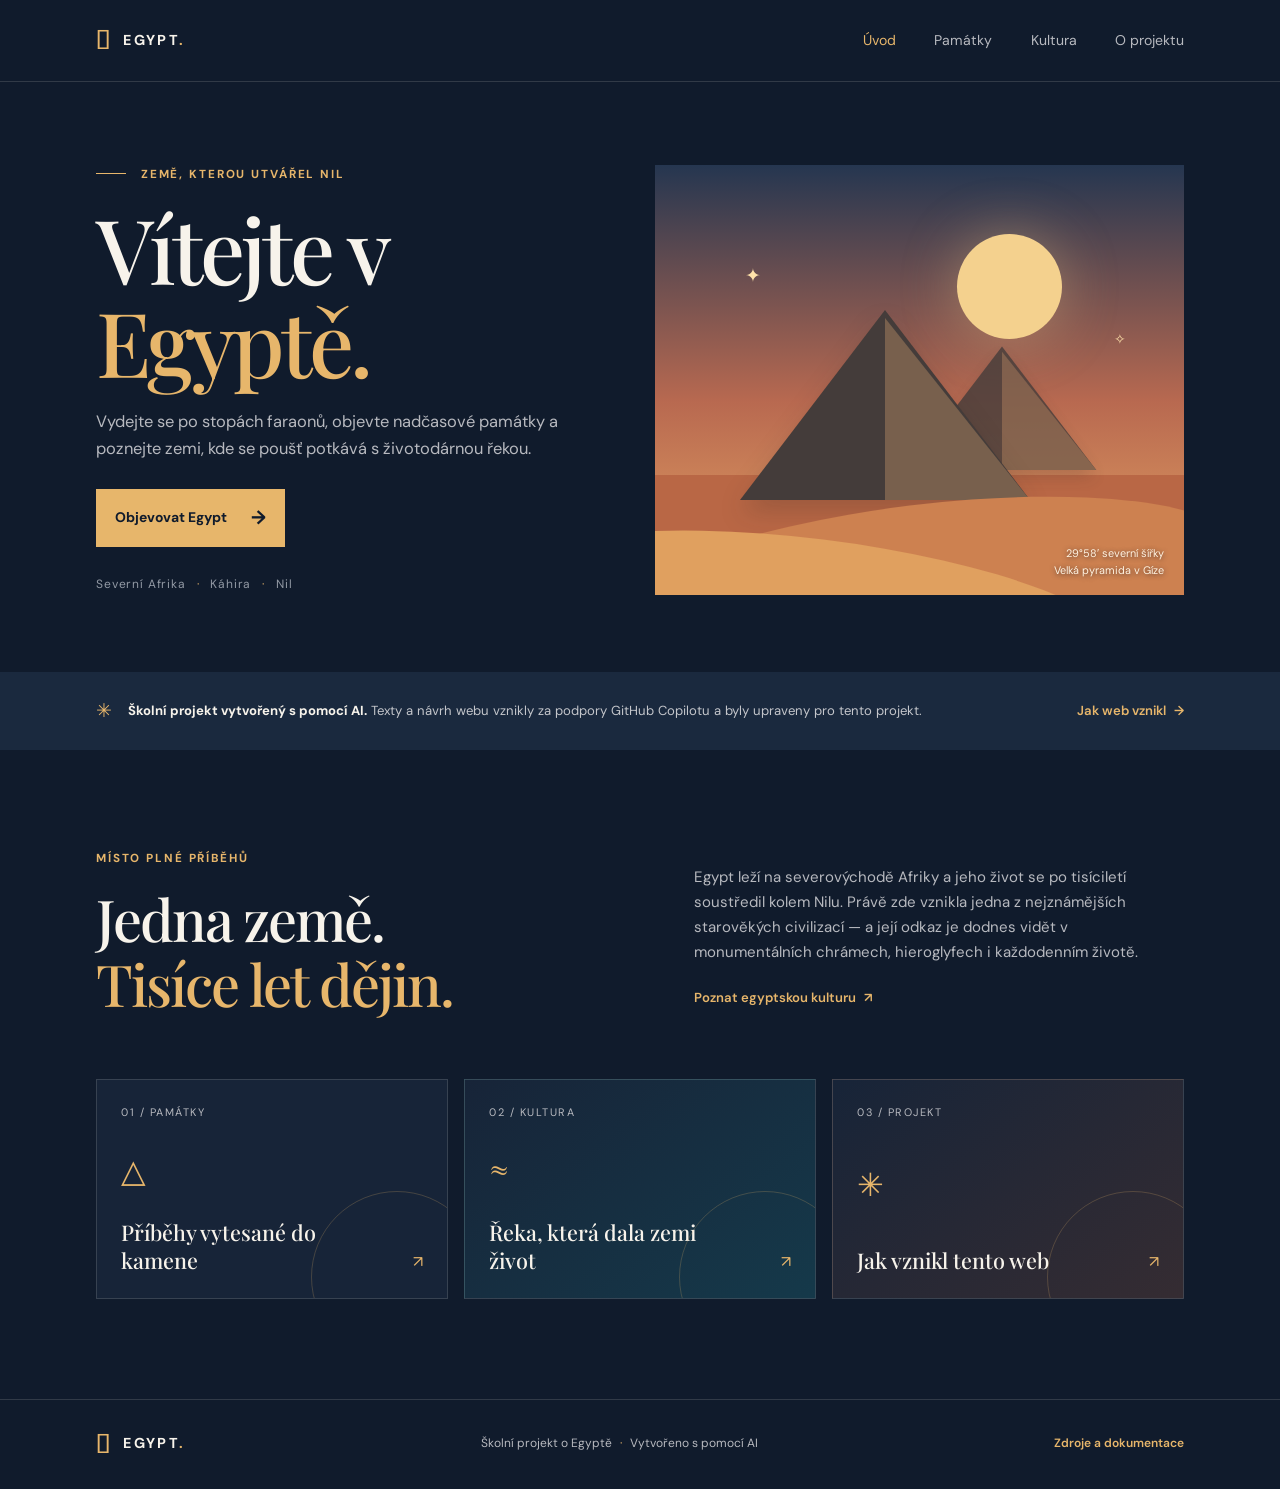
<file: index.html>
<!DOCTYPE html>
<html lang="cs">
<head>
  <meta charset="UTF-8">
  <meta name="viewport" content="width=device-width, initial-scale=1.0">
  <meta name="description" content="Poznejte Egypt: zemi faraonů, pyramid, Nilu a živé kultury. Školní projekt vytvořený s pomocí AI.">
  <meta name="theme-color" content="#101b2c">
  <title>Egypt — země faraonů</title>
  <link rel="stylesheet" href="css/style.css">
</head>
<body>
  <a class="skip-link" href="#hlavni-obsah">Přeskočit na obsah</a>
  <header class="site-header">
    <a class="brand" href="index.html" aria-label="Egypt — úvodní stránka">
      <span class="brand-mark" aria-hidden="true">𓂀</span>
      <span>EGYPT<span class="brand-dot">.</span></span>
    </a>
    <nav class="site-nav" aria-label="Hlavní navigace">
      <a href="index.html" aria-current="page">Úvod</a>
      <a href="pamatky.html">Památky</a>
      <a href="kultura.html">Kultura</a>
      <a href="technologie.html">O projektu</a>
    </nav>
  </header>

  <main id="hlavni-obsah">
    <section class="hero">
      <div class="hero-copy">
        <p class="eyebrow"><span class="eyebrow-line"></span> Země, kterou utvářel Nil</p>
        <h1>Vítejte v<br><span>Egyptě.</span></h1>
        <p class="hero-intro">Vydejte se po stopách faraonů, objevte nadčasové památky a poznejte zemi, kde se poušť potkává s životodárnou řekou.</p>
        <a class="button" href="pamatky.html">Objevovat Egypt <span aria-hidden="true">→</span></a>
        <p class="hero-note">Severní Afrika <span aria-hidden="true">·</span> Káhira <span aria-hidden="true">·</span> Nil</p>
      </div>
      <div class="hero-art" role="img" aria-label="Ilustrace pyramid v egyptské poušti při západu slunce">
        <div class="sun"></div>
        <div class="horizon"></div>
        <div class="pyramid pyramid-back"></div>
        <div class="pyramid pyramid-front"></div>
        <div class="dune dune-back"></div>
        <div class="dune dune-front"></div>
        <span class="art-caption">29°58′ severní šířky<br>Velká pyramida v Gíze</span>
        <span class="art-sparkle sparkle-one" aria-hidden="true">✦</span>
        <span class="art-sparkle sparkle-two" aria-hidden="true">✧</span>
      </div>
    </section>

    <section class="notice" aria-label="Informace o projektu">
      <span class="notice-icon" aria-hidden="true">✳</span>
      <p><strong>Školní projekt vytvořený s pomocí AI.</strong> Texty a návrh webu vznikly za podpory GitHub Copilotu a byly upraveny pro tento projekt.</p>
      <a href="technologie.html">Jak web vznikl <span aria-hidden="true">→</span></a>
    </section>

    <section class="intro-section section-wrap">
      <div class="section-heading">
        <p class="eyebrow">Místo plné příběhů</p>
        <h2>Jedna země.<br><span>Tisíce let dějin.</span></h2>
      </div>
      <div class="intro-text">
        <p>Egypt leží na severovýchodě Afriky a jeho život se po tisíciletí soustředil kolem Nilu. Právě zde vznikla jedna z nejznámějších starověkých civilizací — a její odkaz je dodnes vidět v monumentálních chrámech, hieroglyfech i každodenním životě.</p>
        <a class="text-link" href="kultura.html">Poznat egyptskou kulturu <span aria-hidden="true">↗</span></a>
      </div>
    </section>

    <section class="feature-grid section-wrap" aria-label="Co v Egyptě objevit">
      <a class="feature-card feature-pyramids" href="pamatky.html">
        <span class="card-number">01 / PAMÁTKY</span>
        <span class="card-icon" aria-hidden="true">△</span>
        <h3>Příběhy vytesané do kamene</h3>
        <span class="card-arrow" aria-hidden="true">↗</span>
      </a>
      <a class="feature-card feature-nile" href="kultura.html">
        <span class="card-number">02 / KULTURA</span>
        <span class="card-icon" aria-hidden="true">≈</span>
        <h3>Řeka, která dala zemi život</h3>
        <span class="card-arrow" aria-hidden="true">↗</span>
      </a>
      <a class="feature-card feature-project" href="technologie.html">
        <span class="card-number">03 / PROJEKT</span>
        <span class="card-icon" aria-hidden="true">✳</span>
        <h3>Jak vznikl tento web</h3>
        <span class="card-arrow" aria-hidden="true">↗</span>
      </a>
    </section>
  </main>

  <footer class="site-footer">
    <a class="brand" href="index.html"><span class="brand-mark" aria-hidden="true">𓂀</span><span>EGYPT<span class="brand-dot">.</span></span></a>
    <p>Školní projekt o Egyptě <span aria-hidden="true">·</span> Vytvořeno s pomocí AI</p>
    <a class="footer-link" href="citace.md">Zdroje a dokumentace</a>
  </footer>
</body>
</html>
</file>
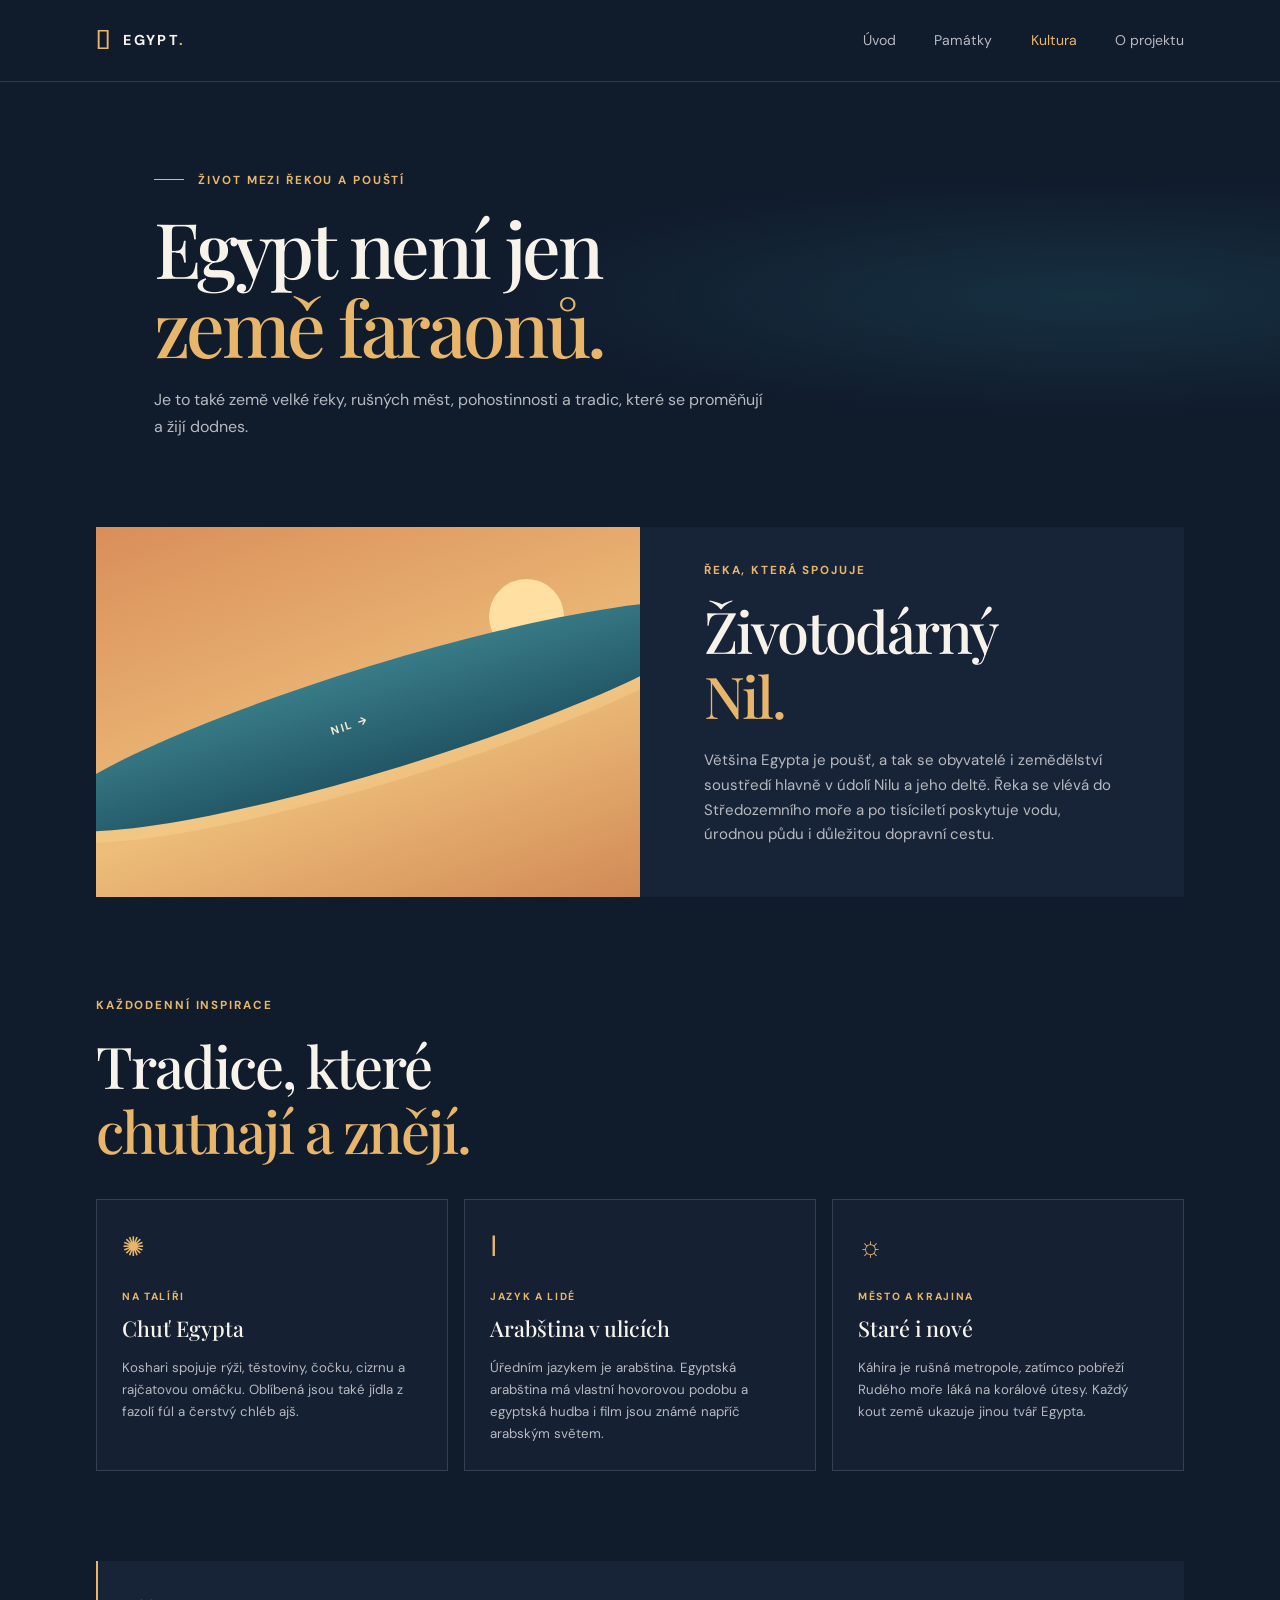
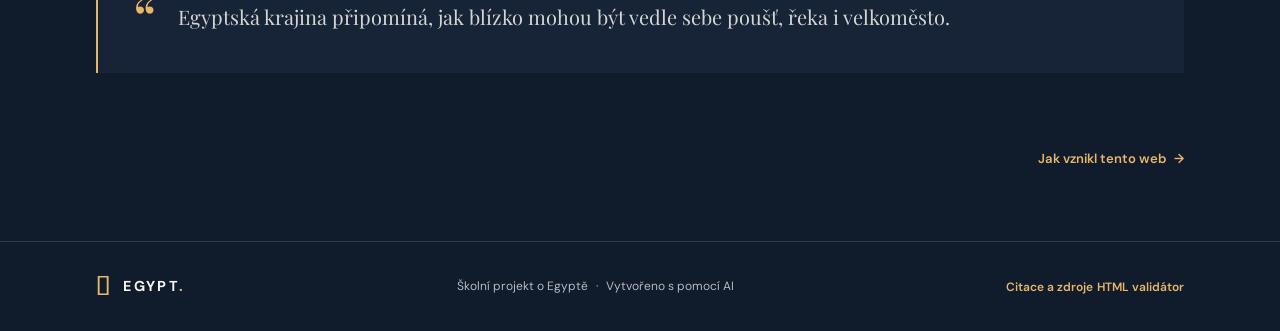
<file: kultura.html>
<!DOCTYPE html>
<html lang="cs">
<head>
  <meta charset="UTF-8">
  <meta name="viewport" content="width=device-width, initial-scale=1.0">
  <meta name="description" content="Poznejte Egypt mimo pyramidy: Nil, egyptskou kuchyni, jazyk a současný život.">
  <meta name="theme-color" content="#101b2c">
  <title>Kultura a Nil — Egypt</title>
  <link rel="stylesheet" href="css/style.css">
</head>
<body>
  <a class="skip-link" href="#hlavni-obsah">Přeskočit na obsah</a>
  <header class="site-header">
    <a class="brand" href="index.html" aria-label="Egypt — úvodní stránka"><span class="brand-mark" aria-hidden="true">𓂀</span><span>EGYPT<span class="brand-dot">.</span></span></a>
    <nav class="site-nav" aria-label="Hlavní navigace">
      <a href="index.html">Úvod</a>
      <a href="pamatky.html">Památky</a>
      <a href="kultura.html" aria-current="page">Kultura</a>
      <a href="technologie.html">O projektu</a>
    </nav>
  </header>

  <main id="hlavni-obsah">
    <section class="page-hero culture-hero">
      <p class="eyebrow"><span class="eyebrow-line"></span> Život mezi řekou a pouští</p>
      <h1>Egypt není jen<br><span>země faraonů.</span></h1>
      <p>Je to také země velké řeky, rušných měst, pohostinnosti a tradic, které se proměňují a žijí dodnes.</p>
    </section>

    <section class="nile-panel section-wrap">
      <div class="nile-art" role="img" aria-label="Stylizovaná modrá řeka Nil vinoucí se zlatou pouští">
        <div class="nile-sun"></div><div class="nile-river"></div>
        <span class="nile-label">NIL <span aria-hidden="true">→</span></span>
      </div>
      <div class="nile-copy">
        <p class="eyebrow">Řeka, která spojuje</p>
        <h2>Životodárný<br><span>Nil.</span></h2>
        <p>Většina Egypta je poušť, a tak se obyvatelé i zemědělství soustředí hlavně v údolí Nilu a jeho deltě. Řeka se vlévá do Středozemního moře a po tisíciletí poskytuje vodu, úrodnou půdu i důležitou dopravní cestu.</p>
      </div>
    </section>

    <section class="culture-section section-wrap">
      <div class="section-heading">
        <p class="eyebrow">Každodenní inspirace</p>
        <h2>Tradice, které<br><span>chutnají a znějí.</span></h2>
      </div>
      <div class="culture-cards">
        <article class="culture-card">
          <span class="culture-icon" aria-hidden="true">✺</span>
          <p class="eyebrow">Na talíři</p>
          <h3>Chuť Egypta</h3>
          <p>Koshari spojuje rýži, těstoviny, čočku, cizrnu a rajčatovou omáčku. Oblíbená jsou také jídla z fazolí fúl a čerstvý chléb ajš.</p>
        </article>
        <article class="culture-card">
          <span class="culture-icon" aria-hidden="true">ا</span>
          <p class="eyebrow">Jazyk a lidé</p>
          <h3>Arabština v ulicích</h3>
          <p>Úředním jazykem je arabština. Egyptská arabština má vlastní hovorovou podobu a egyptská hudba i film jsou známé napříč arabským světem.</p>
        </article>
        <article class="culture-card">
          <span class="culture-icon" aria-hidden="true">☼</span>
          <p class="eyebrow">Město a krajina</p>
          <h3>Staré i nové</h3>
          <p>Káhira je rušná metropole, zatímco pobřeží Rudého moře láká na korálové útesy. Každý kout země ukazuje jinou tvář Egypta.</p>
        </article>
      </div>
    </section>

    <aside class="quote-panel section-wrap">
      <span class="quote-mark" aria-hidden="true">“</span>
      <p>Egyptská krajina připomíná, jak blízko mohou být vedle sebe poušť, řeka i velkoměsto.</p>
    </aside>
    <div class="next-page section-wrap"><a class="text-link" href="technologie.html">Jak vznikl tento web <span aria-hidden="true">→</span></a></div>
  </main>

  <footer class="site-footer">
    <a class="brand" href="index.html"><span class="brand-mark" aria-hidden="true">𓂀</span><span>EGYPT<span class="brand-dot">.</span></span></a>
    <p>Školní projekt o Egyptě <span aria-hidden="true">·</span> Vytvořeno s pomocí AI</p>
    <div>
      <a class="footer-link" href="citace.md">Citace a zdroje</a>
      <a class="footer-link" href="https://validator.w3.org/nu/">HTML validátor</a>
    </div>
  </footer>
</body>
</html>
</file>
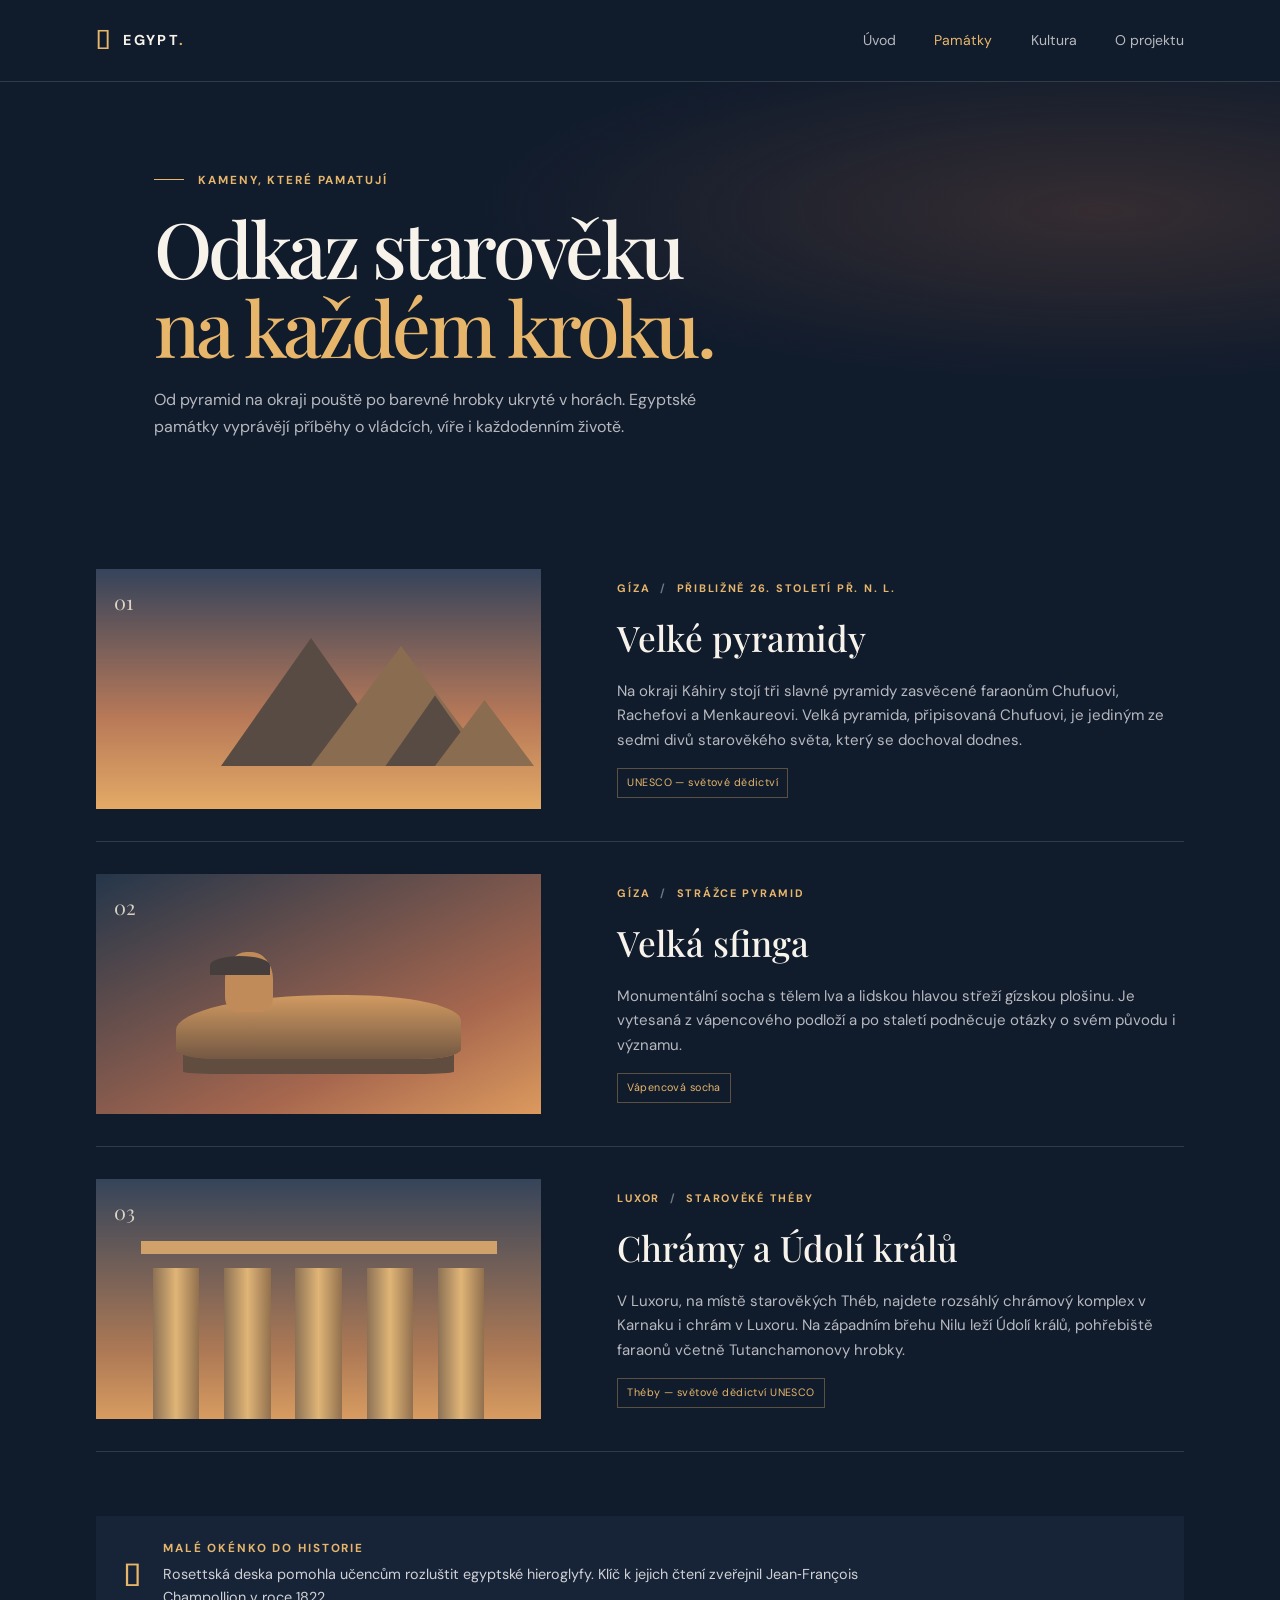
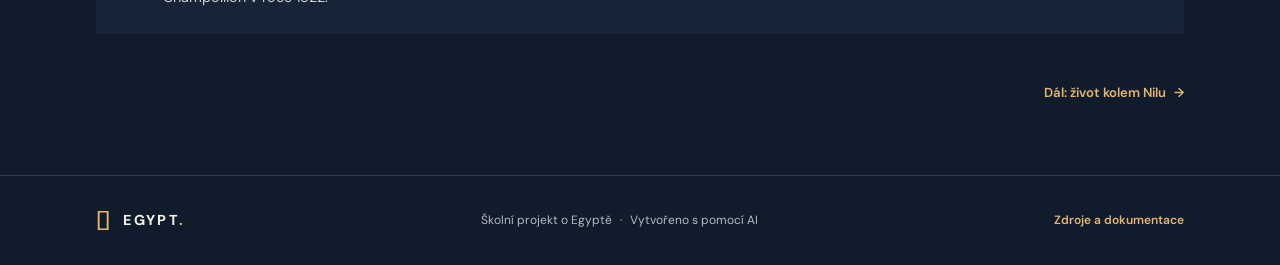
<file: pamatky.html>
<!DOCTYPE html>
<html lang="cs">
<head>
  <meta charset="UTF-8">
  <meta name="viewport" content="width=device-width, initial-scale=1.0">
  <meta name="description" content="Objevte egyptské památky: pyramidy v Gíze, Sfingu, chrámy v Luxoru a Údolí králů.">
  <meta name="theme-color" content="#101b2c">
  <title>Památky — Egypt</title>
  <link rel="stylesheet" href="css/style.css">
</head>
<body>
  <a class="skip-link" href="#hlavni-obsah">Přeskočit na obsah</a>
  <header class="site-header">
    <a class="brand" href="index.html" aria-label="Egypt — úvodní stránka"><span class="brand-mark" aria-hidden="true">𓂀</span><span>EGYPT<span class="brand-dot">.</span></span></a>
    <nav class="site-nav" aria-label="Hlavní navigace">
      <a href="index.html">Úvod</a>
      <a href="pamatky.html" aria-current="page">Památky</a>
      <a href="kultura.html">Kultura</a>
      <a href="technologie.html">O projektu</a>
    </nav>
  </header>

  <main id="hlavni-obsah">
    <section class="page-hero">
      <p class="eyebrow"><span class="eyebrow-line"></span> Kameny, které pamatují</p>
      <h1>Odkaz starověku<br><span>na každém kroku.</span></h1>
      <p>Od pyramid na okraji pouště po barevné hrobky ukryté v horách. Egyptské památky vyprávějí příběhy o vládcích, víře i každodenním životě.</p>
    </section>

    <section class="landmark-list section-wrap" aria-label="Významné egyptské památky">
      <article class="landmark">
        <div class="landmark-visual visual-giza" aria-hidden="true"><span>01</span><div class="mini-pyramid"></div><div class="mini-pyramid small"></div></div>
        <div class="landmark-copy">
          <p class="eyebrow">Gíza <span class="separator">/</span> přibližně 26. století př. n. l.</p>
          <h2>Velké pyramidy</h2>
          <p>Na okraji Káhiry stojí tři slavné pyramidy zasvěcené faraonům Chufuovi, Rachefovi a Menkaureovi. Velká pyramida, připisovaná Chufuovi, je jediným ze sedmi divů starověkého světa, který se dochoval dodnes.</p>
          <span class="fact-tag">UNESCO — světové dědictví</span>
        </div>
      </article>
      <article class="landmark">
        <div class="landmark-visual visual-sphinx" aria-hidden="true"><span>02</span><div class="sphinx-shape"></div></div>
        <div class="landmark-copy">
          <p class="eyebrow">Gíza <span class="separator">/</span> strážce pyramid</p>
          <h2>Velká sfinga</h2>
          <p>Monumentální socha s tělem lva a lidskou hlavou střeží gízskou plošinu. Je vytesaná z vápencového podloží a po staletí podněcuje otázky o svém původu i významu.</p>
          <span class="fact-tag">Vápencová socha</span>
        </div>
      </article>
      <article class="landmark">
        <div class="landmark-visual visual-luxor" aria-hidden="true"><span>03</span><div class="temple-columns"><i></i><i></i><i></i><i></i><i></i></div></div>
        <div class="landmark-copy">
          <p class="eyebrow">Luxor <span class="separator">/</span> starověké Théby</p>
          <h2>Chrámy a Údolí králů</h2>
          <p>V Luxoru, na místě starověkých Théb, najdete rozsáhlý chrámový komplex v Karnaku i chrám v Luxoru. Na západním břehu Nilu leží Údolí králů, pohřebiště faraonů včetně Tutanchamonovy hrobky.</p>
          <span class="fact-tag">Théby — světové dědictví UNESCO</span>
        </div>
      </article>
    </section>

    <aside class="callout section-wrap">
      <span class="callout-symbol" aria-hidden="true">𓇳</span>
      <div><p class="eyebrow">Malé okénko do historie</p><p>Rosettská deska pomohla učencům rozluštit egyptské hieroglyfy. Klíč k jejich čtení zveřejnil Jean‑François Champollion v roce 1822.</p></div>
    </aside>
    <div class="next-page section-wrap"><a class="text-link" href="kultura.html">Dál: život kolem Nilu <span aria-hidden="true">→</span></a></div>
  </main>

  <footer class="site-footer">
    <a class="brand" href="index.html"><span class="brand-mark" aria-hidden="true">𓂀</span><span>EGYPT<span class="brand-dot">.</span></span></a>
    <p>Školní projekt o Egyptě <span aria-hidden="true">·</span> Vytvořeno s pomocí AI</p>
    <a class="footer-link" href="citace.md">Zdroje a dokumentace</a>
  </footer>
</body>
</html>
</file>
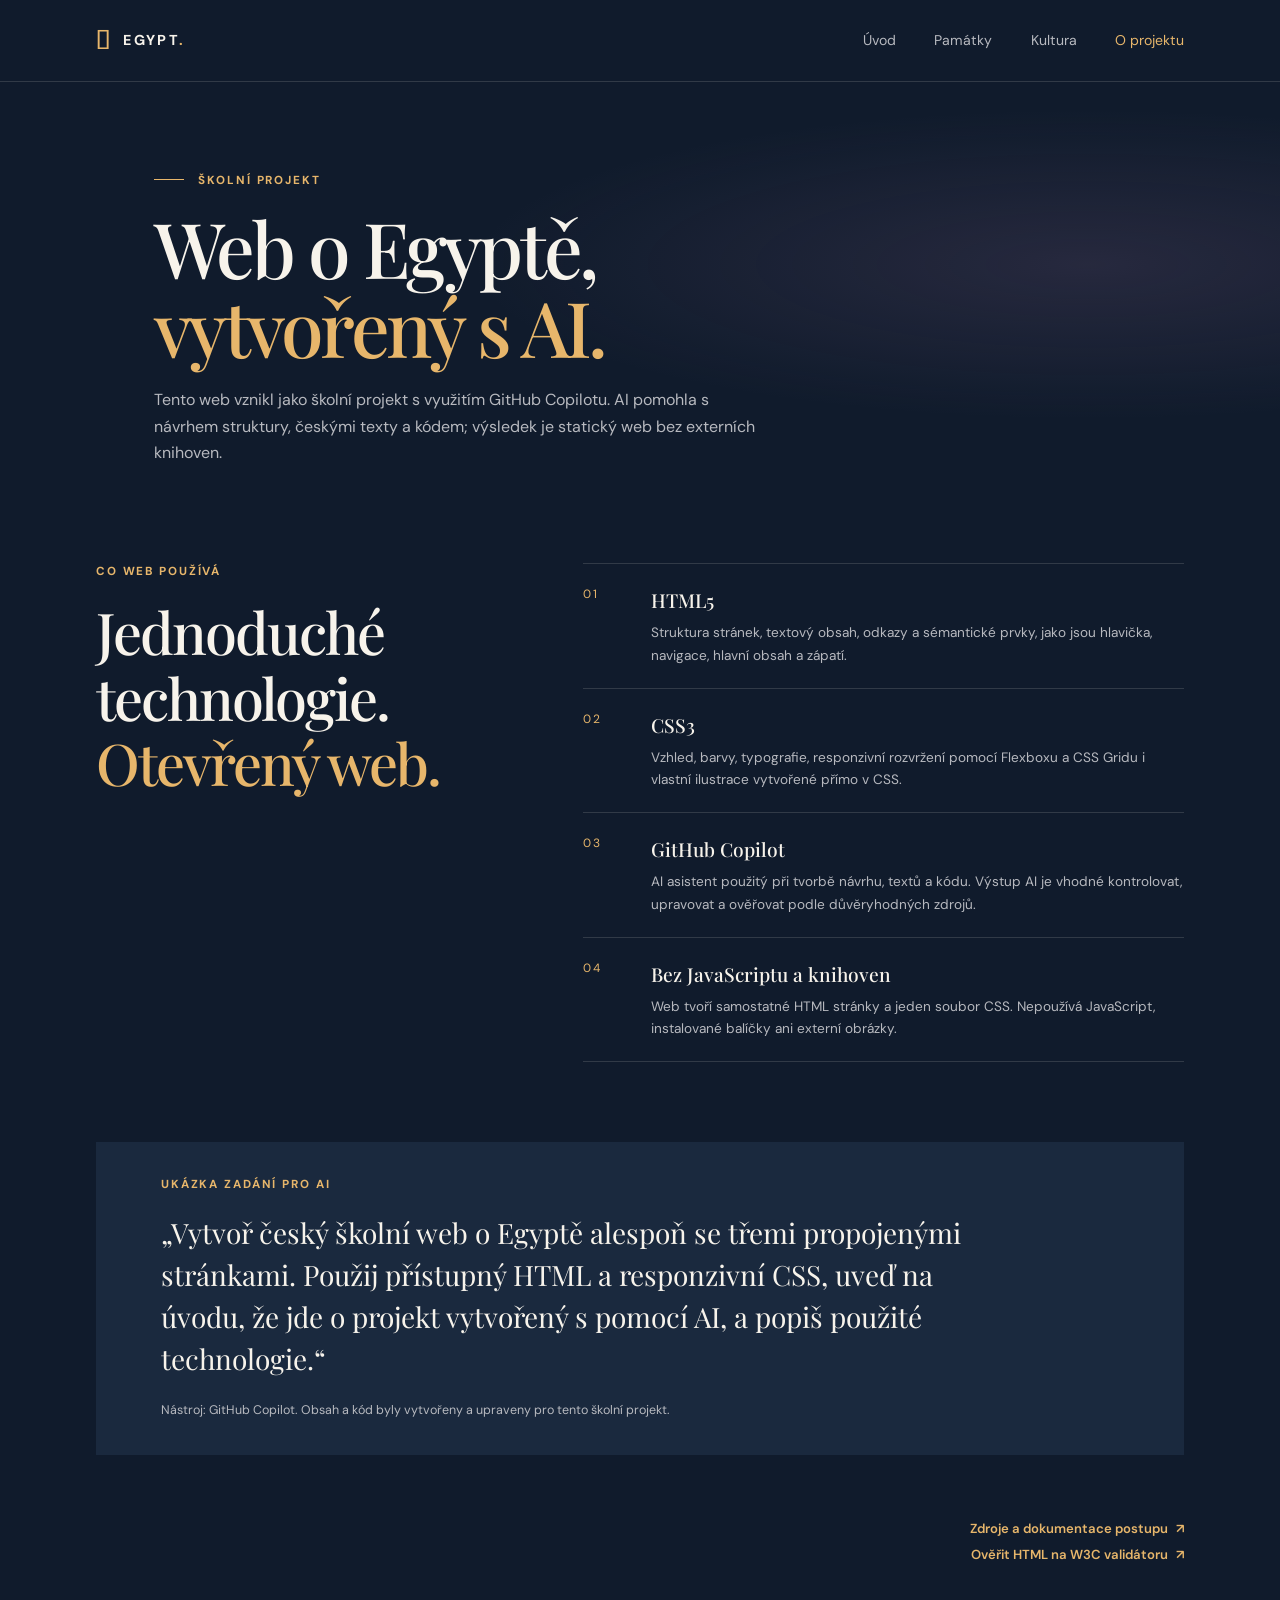
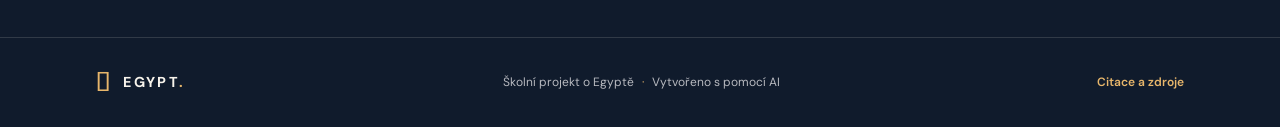
<file: technologie.html>
<!DOCTYPE html>
<html lang="cs">
<head>
  <meta charset="UTF-8">
  <meta name="viewport" content="width=device-width, initial-scale=1.0">
  <meta name="description" content="Informace o školním webovém projektu o Egyptě a technologiích použitých při jeho tvorbě s AI.">
  <meta name="theme-color" content="#101b2c">
  <title>O projektu a technologiích — Egypt</title>
  <link rel="stylesheet" href="css/style.css">
</head>
<body>
  <a class="skip-link" href="#hlavni-obsah">Přeskočit na obsah</a>
  <header class="site-header">
    <a class="brand" href="index.html" aria-label="Egypt — úvodní stránka"><span class="brand-mark" aria-hidden="true">𓂀</span><span>EGYPT<span class="brand-dot">.</span></span></a>
    <nav class="site-nav" aria-label="Hlavní navigace">
      <a href="index.html">Úvod</a>
      <a href="pamatky.html">Památky</a>
      <a href="kultura.html">Kultura</a>
      <a href="technologie.html" aria-current="page">O projektu</a>
    </nav>
  </header>

  <main id="hlavni-obsah">
    <section class="page-hero project-hero">
      <p class="eyebrow"><span class="eyebrow-line"></span> Školní projekt</p>
      <h1>Web o Egyptě,<br><span>vytvořený s AI.</span></h1>
      <p>Tento web vznikl jako školní projekt s využitím GitHub Copilotu. AI pomohla s návrhem struktury, českými texty a kódem; výsledek je statický web bez externích knihoven.</p>
    </section>

    <section class="tech-section section-wrap">
      <div class="section-heading">
        <p class="eyebrow">Co web používá</p>
        <h2>Jednoduché technologie.<br><span>Otevřený web.</span></h2>
      </div>
      <div class="tech-list">
        <article class="tech-item"><span class="tech-number">01</span><div><h3>HTML5</h3><p>Struktura stránek, textový obsah, odkazy a sémantické prvky, jako jsou hlavička, navigace, hlavní obsah a zápatí.</p></div></article>
        <article class="tech-item"><span class="tech-number">02</span><div><h3>CSS3</h3><p>Vzhled, barvy, typografie, responzivní rozvržení pomocí Flexboxu a CSS Gridu i vlastní ilustrace vytvořené přímo v CSS.</p></div></article>
        <article class="tech-item"><span class="tech-number">03</span><div><h3>GitHub Copilot</h3><p>AI asistent použitý při tvorbě návrhu, textů a kódu. Výstup AI je vhodné kontrolovat, upravovat a ověřovat podle důvěryhodných zdrojů.</p></div></article>
        <article class="tech-item"><span class="tech-number">04</span><div><h3>Bez JavaScriptu a knihoven</h3><p>Web tvoří samostatné HTML stránky a jeden soubor CSS. Nepoužívá JavaScript, instalované balíčky ani externí obrázky.</p></div></article>
      </div>
    </section>

    <section class="prompt-panel section-wrap">
      <p class="eyebrow">Ukázka zadání pro AI</p>
      <blockquote>„Vytvoř český školní web o Egyptě alespoň se třemi propojenými stránkami. Použij přístupný HTML a responzivní CSS, uveď na úvodu, že jde o projekt vytvořený s pomocí AI, a popiš použité technologie.“</blockquote>
      <p class="prompt-note">Nástroj: GitHub Copilot. Obsah a kód byly vytvořeny a upraveny pro tento školní projekt.</p>
    </section>
    <div class="next-page section-wrap">
      <a class="text-link" href="citace.md">Zdroje a dokumentace postupu <span aria-hidden="true">↗</span></a><br>
      <a class="text-link" href="https://validator.w3.org/nu/">Ověřit HTML na W3C validátoru <span aria-hidden="true">↗</span></a>
    </div>
  </main>

  <footer class="site-footer">
    <a class="brand" href="index.html"><span class="brand-mark" aria-hidden="true">𓂀</span><span>EGYPT<span class="brand-dot">.</span></span></a>
    <p>Školní projekt o Egyptě <span aria-hidden="true">·</span> Vytvořeno s pomocí AI</p>
    <a class="footer-link" href="citace.md">Citace a zdroje</a>
  </footer>
</body>
</html>
</file>
<file: css/style.css>
@import url('https://fonts.googleapis.com/css2?family=DM+Sans:wght@400;500;600;700&family=Playfair+Display:wght@500;600;700&display=swap');

:root {
  color-scheme: dark;
  --ink: #f7f3eb;
  --muted: #b7b9bf;
  --night: #101b2c;
  --panel: #172438;
  --gold: #e7b66b;
  --sand: #d78c50;
  --line: rgba(247, 243, 235, .14);
  --serif: 'Playfair Display', Georgia, serif;
  --sans: 'DM Sans', Arial, sans-serif;
}

* { box-sizing: border-box; }

html { scroll-behavior: smooth; }

body {
  margin: 0;
  background: var(--night);
  color: var(--ink);
  font-family: var(--sans);
  line-height: 1.65;
}

a { color: inherit; }

a:focus-visible {
  outline: 2px solid var(--gold);
  outline-offset: 5px;
}

.skip-link {
  position: absolute;
  top: -60px;
  left: 16px;
  z-index: 10;
  padding: 10px 16px;
  background: var(--gold);
  color: var(--night);
}

.skip-link:focus { top: 12px; }

.site-header {
  min-height: 82px;
  padding: 0 7.5%;
  display: flex;
  align-items: center;
  justify-content: space-between;
  gap: 30px;
  border-bottom: 1px solid var(--line);
}

.brand {
  display: inline-flex;
  align-items: center;
  gap: 11px;
  color: var(--ink);
  font-size: .9rem;
  font-weight: 700;
  letter-spacing: .16em;
  text-decoration: none;
}

.brand-mark { color: var(--gold); font-size: 1.7rem; }
.brand-dot { color: var(--gold); }

.site-nav { display: flex; align-items: center; gap: clamp(18px, 3vw, 40px); }

.site-nav a {
  padding: 8px 0;
  color: var(--muted);
  font-size: .88rem;
  text-decoration: none;
  transition: color .2s ease;
}

.site-nav a:hover,
.site-nav a[aria-current="page"] { color: var(--gold); }

.hero {
  min-height: 590px;
  padding: 78px 7.5% 72px;
  display: grid;
  grid-template-columns: 1fr 1.05fr;
  align-items: center;
  gap: 5%;
  overflow: hidden;
}

.hero-copy { position: relative; z-index: 1; }

.eyebrow {
  margin: 0 0 18px;
  color: var(--gold);
  font-size: .73rem;
  font-weight: 700;
  letter-spacing: .16em;
  line-height: 1.5;
  text-transform: uppercase;
}

.eyebrow-line {
  display: inline-block;
  width: 30px;
  height: 1px;
  margin: 0 10px 4px 0;
  background: var(--gold);
}

h1, h2, h3, p { margin-top: 0; }

h1, h2, h3 { font-family: var(--serif); font-weight: 500; }

.hero h1, .page-hero h1 {
  margin-bottom: 20px;
  font-size: clamp(3.5rem, 7vw, 6.25rem);
  line-height: 1.04;
  letter-spacing: -.045em;
}

.hero h1 span, .page-hero h1 span, .section-heading h2 span,
.nile-copy h2 span { color: var(--gold); }

.hero-intro {
  max-width: 470px;
  margin-bottom: 27px;
  color: var(--muted);
  font-size: 1.03rem;
}

.button {
  display: inline-flex;
  align-items: center;
  gap: 24px;
  padding: 13px 19px;
  background: var(--gold);
  color: var(--night);
  font-size: .87rem;
  font-weight: 700;
  text-decoration: none;
  transition: background .2s ease, transform .2s ease;
}

.button:hover { background: #f1ca8c; transform: translateY(-2px); }
.button span { font-size: 1.2rem; }

.hero-note {
  margin: 28px 0 0;
  color: #9299a4;
  font-size: .75rem;
  letter-spacing: .07em;
}

.hero-note span { padding: 0 7px; color: var(--gold); }

.hero-art {
  position: relative;
  min-height: 430px;
  overflow: hidden;
  background: linear-gradient(180deg, #253650 0%, #b86950 55%, #e6a463 100%);
}

.sun, .nile-sun {
  position: absolute;
  top: 16%;
  right: 23%;
  width: 105px;
  height: 105px;
  border-radius: 50%;
  background: #f4d18e;
  box-shadow: 0 0 55px rgba(244, 209, 142, .35);
}

.horizon { position: absolute; right: 0; bottom: 0; left: 0; height: 28%; background: #b96745; }

.pyramid {
  position: absolute;
  z-index: 1;
  bottom: 22%;
  width: 0;
  height: 0;
  border-right: 145px solid transparent;
  border-bottom: 190px solid #443c3a;
  border-left: 145px solid transparent;
  filter: drop-shadow(0 12px 12px rgba(30, 25, 30, .18));
}

.pyramid::after {
  position: absolute;
  top: 8px;
  left: 0;
  width: 0;
  height: 0;
  border-right: 145px solid transparent;
  border-bottom: 182px solid #78604d;
  content: "";
}

.pyramid-back { right: 7%; bottom: 29%; transform: scale(.65); transform-origin: bottom; opacity: .8; }
.pyramid-front { right: 29%; }

.dune { position: absolute; z-index: 2; right: -10%; bottom: -16%; width: 120%; height: 37%; border-radius: 50% 50% 0 0; }
.dune-back { background: #cd8150; transform: rotate(-7deg); }
.dune-front { right: 10%; bottom: -24%; background: #e0a05f; transform: rotate(7deg); }

.art-caption {
  position: absolute;
  z-index: 3;
  right: 20px;
  bottom: 17px;
  color: #fff3e1;
  font-size: .68rem;
  line-height: 1.5;
  text-align: right;
  text-shadow: 0 1px 5px #523b35;
}

.art-sparkle { position: absolute; color: #ffe2aa; }
.sparkle-one { top: 22%; left: 17%; font-size: 1.2rem; }
.sparkle-two { top: 38%; right: 11%; font-size: .9rem; }

.notice {
  min-height: 78px;
  padding: 18px 7.5%;
  display: flex;
  align-items: center;
  gap: 16px;
  background: #1a293e;
}

.notice-icon { color: var(--gold); font-size: 1.2rem; }
.notice p { flex: 1; margin: 0; color: #c4c6cb; font-size: .82rem; }
.notice strong { color: var(--ink); }
.notice a, .text-link, .footer-link { color: var(--gold); font-size: .82rem; font-weight: 600; text-decoration: none; }
.notice a span, .text-link span { padding-left: 5px; }
.notice a:hover, .text-link:hover, .footer-link:hover { color: #f5d298; }

.section-wrap { width: min(1100px, 85%); margin-right: auto; margin-left: auto; }

.intro-section {
  padding-top: 100px;
  padding-bottom: 62px;
  display: grid;
  grid-template-columns: 1fr 1fr;
  gap: 10%;
}

.section-heading h2, .nile-copy h2 {
  margin-bottom: 0;
  font-size: clamp(2.4rem, 4.5vw, 3.8rem);
  line-height: 1.14;
  letter-spacing: -.035em;
}

.intro-text { align-self: end; padding-bottom: 6px; }
.intro-text p, .landmark-copy > p:not(.eyebrow), .nile-copy > p:not(.eyebrow) { color: var(--muted); font-size: .94rem; }
.intro-text .text-link { display: inline-block; margin-top: 8px; }

.feature-grid { padding-bottom: 100px; display: grid; grid-template-columns: repeat(3, 1fr); gap: 16px; }

.feature-card {
  position: relative;
  min-height: 220px;
  padding: 24px;
  display: flex;
  flex-direction: column;
  justify-content: space-between;
  overflow: hidden;
  border: 1px solid var(--line);
  background: var(--panel);
  text-decoration: none;
  transition: transform .2s ease, border-color .2s ease;
}

.feature-card:hover { transform: translateY(-4px); border-color: var(--gold); }
.feature-card::after { position: absolute; right: -36px; bottom: -65px; width: 170px; height: 170px; border: 1px solid rgba(231, 182, 107, .22); border-radius: 50%; content: ""; }
.feature-nile { background: linear-gradient(145deg, #172438, #15394a); }
.feature-project { background: linear-gradient(145deg, #172438, #352c32); }
.card-number { color: var(--muted); font-size: .68rem; letter-spacing: .14em; }
.card-icon { color: var(--gold); font-family: var(--serif); font-size: 2rem; }
.feature-card h3 { max-width: 210px; margin: 0; font-size: 1.35rem; line-height: 1.3; }
.card-arrow { position: absolute; right: 24px; bottom: 22px; color: var(--gold); }

.site-footer {
  min-height: 90px;
  padding: 20px 7.5%;
  display: flex;
  align-items: center;
  justify-content: space-between;
  gap: 20px;
  border-top: 1px solid var(--line);
}

.site-footer p { margin: 0; color: var(--muted); font-size: .75rem; }
.site-footer p span { padding: 0 5px; color: var(--gold); }
.footer-link { font-size: .75rem; }

.page-hero {
  min-height: 350px;
  padding: 90px 12% 72px;
  background: radial-gradient(ellipse at 86% 30%, rgba(162, 96, 65, .25), transparent 40%), var(--night);
}

.page-hero h1 { margin-bottom: 20px; font-size: clamp(3rem, 6vw, 5rem); }
.page-hero > p:last-child { max-width: 610px; margin-bottom: 0; color: var(--muted); font-size: 1rem; }

.landmark-list { padding-top: 25px; padding-bottom: 50px; }

.landmark {
  padding: 32px 0;
  display: grid;
  grid-template-columns: .88fr 1.12fr;
  align-items: center;
  gap: 7%;
  border-bottom: 1px solid var(--line);
}

.landmark-visual {
  position: relative;
  min-height: 240px;
  overflow: hidden;
  background: linear-gradient(150deg, #334055, #bd7853);
}

.landmark-visual > span {
  position: absolute;
  z-index: 2;
  top: 16px;
  left: 18px;
  color: rgba(255, 244, 225, .8);
  font-family: var(--serif);
  font-size: 1.25rem;
}

.visual-giza { background: linear-gradient(180deg, #35435b 0%, #b87958 62%, #e3aa66 100%); }
.mini-pyramid { position: absolute; bottom: 18%; left: 28%; width: 0; height: 0; border-right: 90px solid transparent; border-bottom: 128px solid #584b43; border-left: 90px solid transparent; }
.mini-pyramid::after { position: absolute; top: 8px; left: 0; border-right: 90px solid transparent; border-bottom: 120px solid #8a6c50; border-left: 90px solid transparent; content: ""; }
.mini-pyramid.small { left: 56%; transform: scale(.55); transform-origin: bottom; }

.visual-sphinx { display: grid; place-items: center; background: linear-gradient(155deg, #24364a, #a7674e 70%, #dc9a5e); }
.sphinx-shape { position: relative; width: 64%; height: 64px; margin-top: 65px; border-radius: 55% 40% 15% 15%; background: linear-gradient(180deg, #d19a61, #735843); box-shadow: 0 22px 0 -7px #604d40; }
.sphinx-shape::before { position: absolute; top: -43px; left: 17%; width: 48px; height: 60px; border-radius: 45% 45% 25% 25%; background: #c18b59; content: ""; }
.sphinx-shape::after { position: absolute; top: -39px; left: 12%; width: 60px; height: 19px; border-radius: 50% 50% 0 0; background: #463e3d; content: ""; }

.visual-luxor { background: linear-gradient(180deg, #35445a, #ad7955 72%, #d89c61); }
.temple-columns { position: absolute; right: 10%; bottom: 0; left: 10%; height: 74%; display: flex; align-items: end; justify-content: space-around; border-top: 13px solid #d0a16a; }
.temple-columns i { width: 13%; height: 92%; background: linear-gradient(90deg, #8c7155, #e0b576 50%, #91704f); }

.landmark-copy h2 { margin: 0 0 12px; font-size: 2.2rem; }
.landmark-copy .eyebrow { margin-bottom: 12px; font-size: .68rem; }
.separator { padding: 0 5px; color: #6f7782; }
.fact-tag { display: inline-block; padding: 5px 9px; border: 1px solid rgba(231, 182, 107, .35); color: var(--gold); font-size: .67rem; letter-spacing: .04em; }

.callout {
  margin-top: 14px;
  margin-bottom: 45px;
  padding: 24px 28px;
  display: flex;
  align-items: center;
  gap: 22px;
  background: var(--panel);
}

.callout-symbol { color: var(--gold); font-size: 2rem; }
.callout .eyebrow { margin-bottom: 5px; }
.callout p:last-child { max-width: 770px; margin-bottom: 0; color: #d0d1d4; font-size: .9rem; }
.next-page { padding-bottom: 70px; text-align: right; }

.culture-hero { background: radial-gradient(ellipse at 85% 50%, rgba(38, 104, 119, .28), transparent 40%), var(--night); }

.nile-panel {
  min-height: 370px;
  margin-top: 15px;
  margin-bottom: 100px;
  display: grid;
  grid-template-columns: 1fr 1fr;
  background: var(--panel);
}

.nile-art { position: relative; min-height: 340px; overflow: hidden; background: linear-gradient(160deg, #d98e5a 0%, #edbd79 58%, #d18a56 100%); }
.nile-sun { top: 14%; right: 14%; width: 75px; height: 75px; background: #ffe0a2; box-shadow: none; }
.nile-river { position: absolute; top: 37%; left: -12%; width: 130%; height: 105px; border-radius: 50%; background: linear-gradient(180deg, #397b88, #215665); transform: rotate(-17deg); box-shadow: 0 12px 0 rgba(255, 226, 162, .25); }
.nile-label { position: absolute; z-index: 1; top: 51%; left: 43%; color: #f4ead5; font-size: .7rem; font-weight: 700; letter-spacing: .18em; transform: rotate(-17deg); }
.nile-copy { align-self: center; padding: 35px clamp(25px, 5vw, 65px); }
.nile-copy h2 { margin-bottom: 19px; }

.culture-section { padding-bottom: 90px; }
.culture-section .section-heading { margin-bottom: 35px; }
.culture-cards { display: grid; grid-template-columns: repeat(3, 1fr); gap: 16px; }
.culture-card { min-height: 245px; padding: 25px; border: 1px solid var(--line); background: rgba(23, 36, 56, .65); }
.culture-icon { display: inline-block; margin-bottom: 19px; color: var(--gold); font-size: 1.7rem; }
.culture-card .eyebrow { margin-bottom: 7px; font-size: .65rem; }
.culture-card h3 { margin-bottom: 10px; font-size: 1.35rem; }
.culture-card p:last-child { margin-bottom: 0; color: var(--muted); font-size: .83rem; }

.quote-panel { margin-bottom: 72px; padding: 28px 35px; display: flex; align-items: center; gap: 22px; border-left: 2px solid var(--gold); background: #172438; }
.quote-mark { color: var(--gold); font-family: var(--serif); font-size: 3.5rem; line-height: 1; }
.quote-panel p { margin: 0; color: #d5d4d0; font-family: var(--serif); font-size: 1.25rem; }

.project-hero { background: radial-gradient(ellipse at 85% 40%, rgba(128, 95, 133, .2), transparent 40%), var(--night); }
.tech-section { padding-top: 25px; padding-bottom: 80px; display: grid; grid-template-columns: .8fr 1.2fr; gap: 8%; }
.tech-section .section-heading { align-self: start; }
.tech-list { border-top: 1px solid var(--line); }
.tech-item { padding: 21px 0; display: grid; grid-template-columns: 52px 1fr; gap: 16px; border-bottom: 1px solid var(--line); }
.tech-number { color: var(--gold); font-size: .75rem; letter-spacing: .12em; }
.tech-item h3 { margin-bottom: 5px; font-size: 1.2rem; }
.tech-item p { margin-bottom: 0; color: var(--muted); font-size: .85rem; }

.prompt-panel { margin-bottom: 60px; padding: 34px clamp(24px, 6vw, 65px); background: #1a293e; }
.prompt-panel blockquote { max-width: 810px; margin: 0 0 20px; color: var(--ink); font-family: var(--serif); font-size: clamp(1.25rem, 2.5vw, 1.75rem); line-height: 1.5; }
.prompt-note { margin: 0; color: var(--muted); font-size: .78rem; }

@media (max-width: 760px) {
  .site-header { min-height: auto; padding: 18px 6%; align-items: flex-start; flex-direction: column; gap: 12px; }
  .site-nav { width: 100%; gap: clamp(14px, 5vw, 28px); overflow-x: auto; }
  .site-nav a { white-space: nowrap; font-size: .8rem; }
  .hero { min-height: auto; padding: 64px 7% 50px; grid-template-columns: 1fr; gap: 38px; }
  .hero-art { min-height: 340px; }
  .pyramid { transform: scale(.82); transform-origin: bottom right; }
  .pyramid-back { transform: scale(.55); }
  .notice { padding: 18px 7%; align-items: flex-start; flex-wrap: wrap; }
  .notice p { flex-basis: calc(100% - 45px); }
  .notice a { margin-left: 39px; }
  .section-wrap { width: 86%; }
  .intro-section { padding-top: 70px; grid-template-columns: 1fr; gap: 24px; }
  .feature-grid { padding-bottom: 65px; grid-template-columns: 1fr; }
  .feature-card { min-height: 185px; }
  .site-footer { padding: 24px 7%; align-items: flex-start; flex-direction: column; gap: 12px; }
  .page-hero { min-height: auto; padding: 68px 7% 50px; }
  .landmark { grid-template-columns: 1fr; gap: 22px; }
  .landmark-visual { min-height: 220px; }
  .nile-panel { grid-template-columns: 1fr; margin-bottom: 70px; }
  .nile-art { min-height: 260px; }
  .nile-copy { padding: 35px 28px; }
  .culture-cards { grid-template-columns: 1fr; }
  .culture-card { min-height: auto; }
  .tech-section { grid-template-columns: 1fr; gap: 35px; }
  .quote-panel { align-items: flex-start; }
}

@media (prefers-reduced-motion: reduce) {
  html { scroll-behavior: auto; }
  *, *::before, *::after { transition-duration: .01ms !important; }
}
</file>
